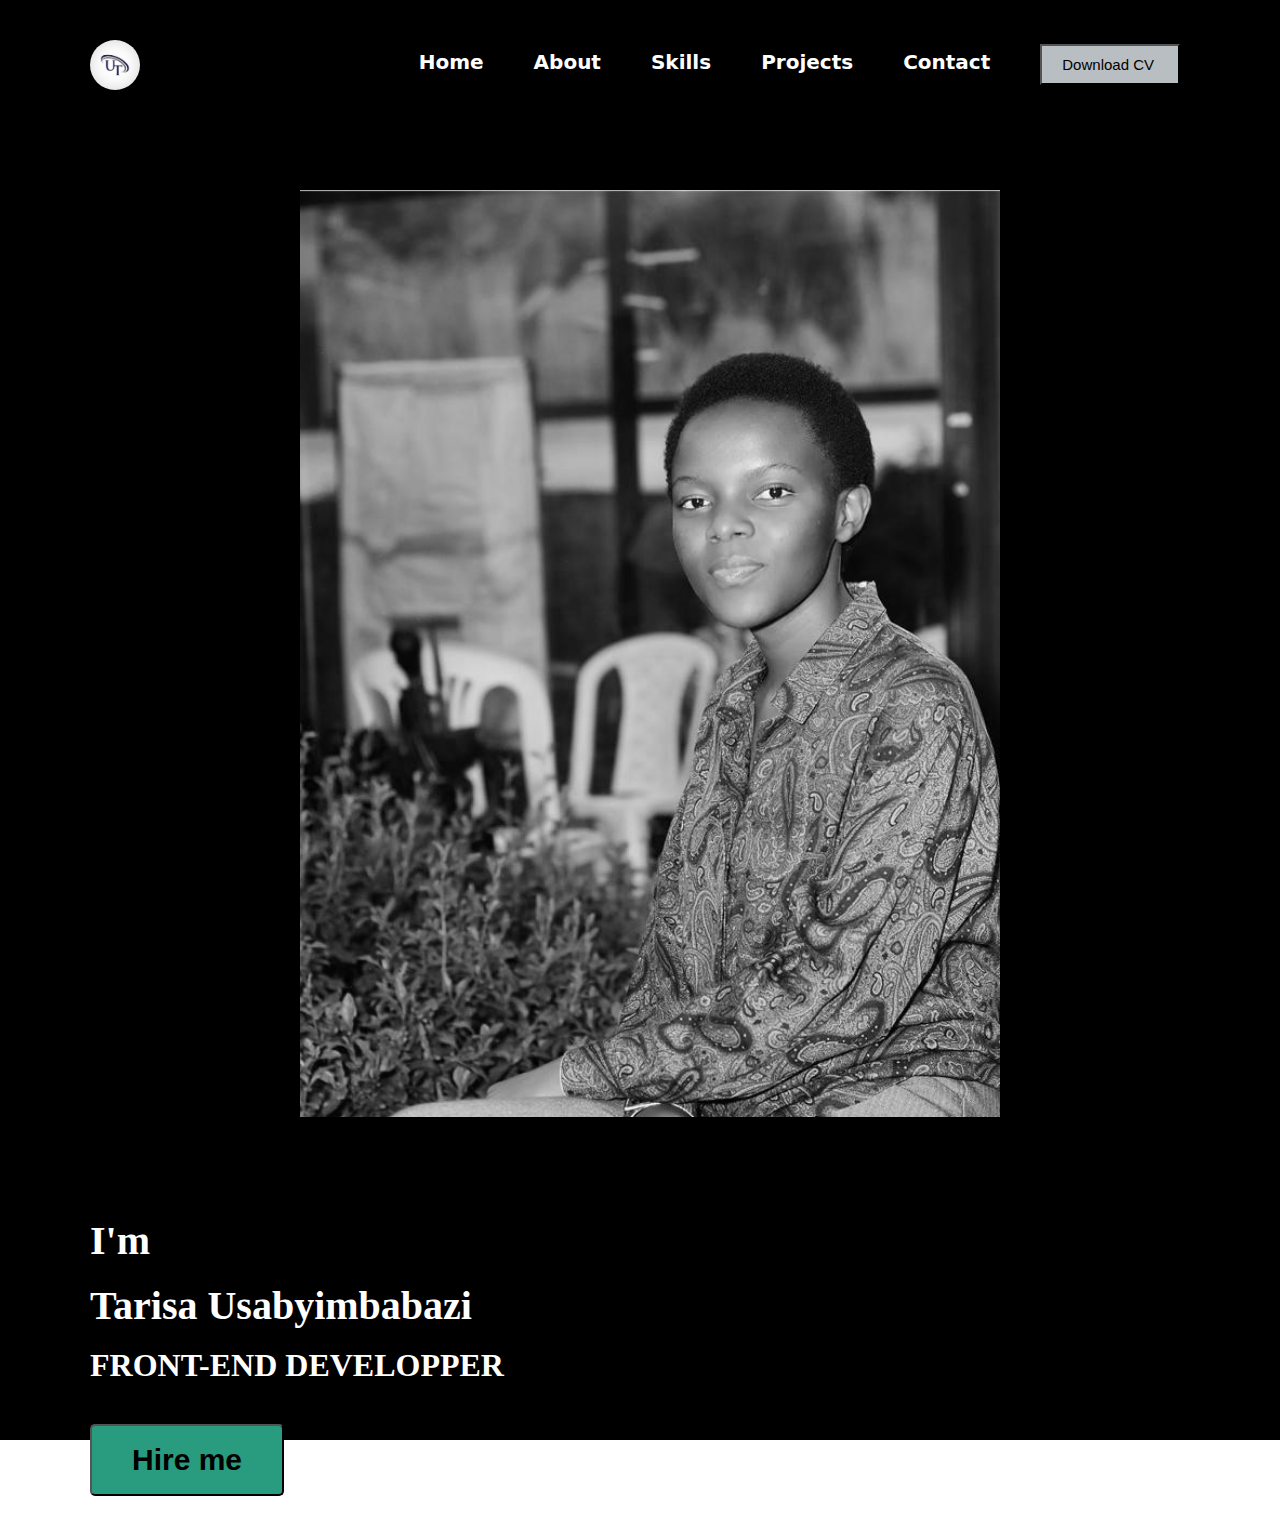
<file: index.html>
<!DOCTYPE html>
<html lang="en">
<head>
    <meta charset="UTF-8">
    <meta http-equiv="X-UA-Compatible" content="IE=edge">
    <meta name="viewport" content="width=device-width, initial-scale=1.0">
<link rel="stylesheet" href="./css/index.css">
    <link rel="stylesheet" href="font-family: 'Cinzel', serif;
    font-family: 'Cormorant Garamond', serif;
    font-family: 'Lato', sans-serif;
    font-family: 'Roboto', sans-serif;
    font-family: 'Sarabun', sans-serif;">
    <link rel="stylesheet" href="http://code.ionicframework.com/ionicons/2.0.1/css/ionicons.min.css">
    <title>Portfolio</title>
</head>
<body>
    
<div class="home-container">
<div class="navbar">
   <img src="./images/download.jfif" alt="">

<ul>
<li><a href="/index.html">Home</a></li>
<li><a href="/about.html">About</a></li>
<li><a href="/skills.html">Skills</a></li>
<li><a href="/project.html">Projects</a></li>
<li><a href="/contact.html">Contact</a></li>
<div class="button1"><button><a href="https://drive.google.com/drive/u/0/my-drive">Download CV<span class="ion-android-download"></span></a></button></div>
</ul>

</div>

<div class="homepage">
    <img src="./images/20230310_121529.jpg" alt="">
        <h3>I'm</h3><br>
        <h2>Tarisa Usabyimbabazi</h2><br>
        <h1>FRONT-END DEVELOPPER</h1>
<div class="button2"> <a href=""><button>Hire me</a></button></div>
</div>


























</div>
</body>
</html>
</file>
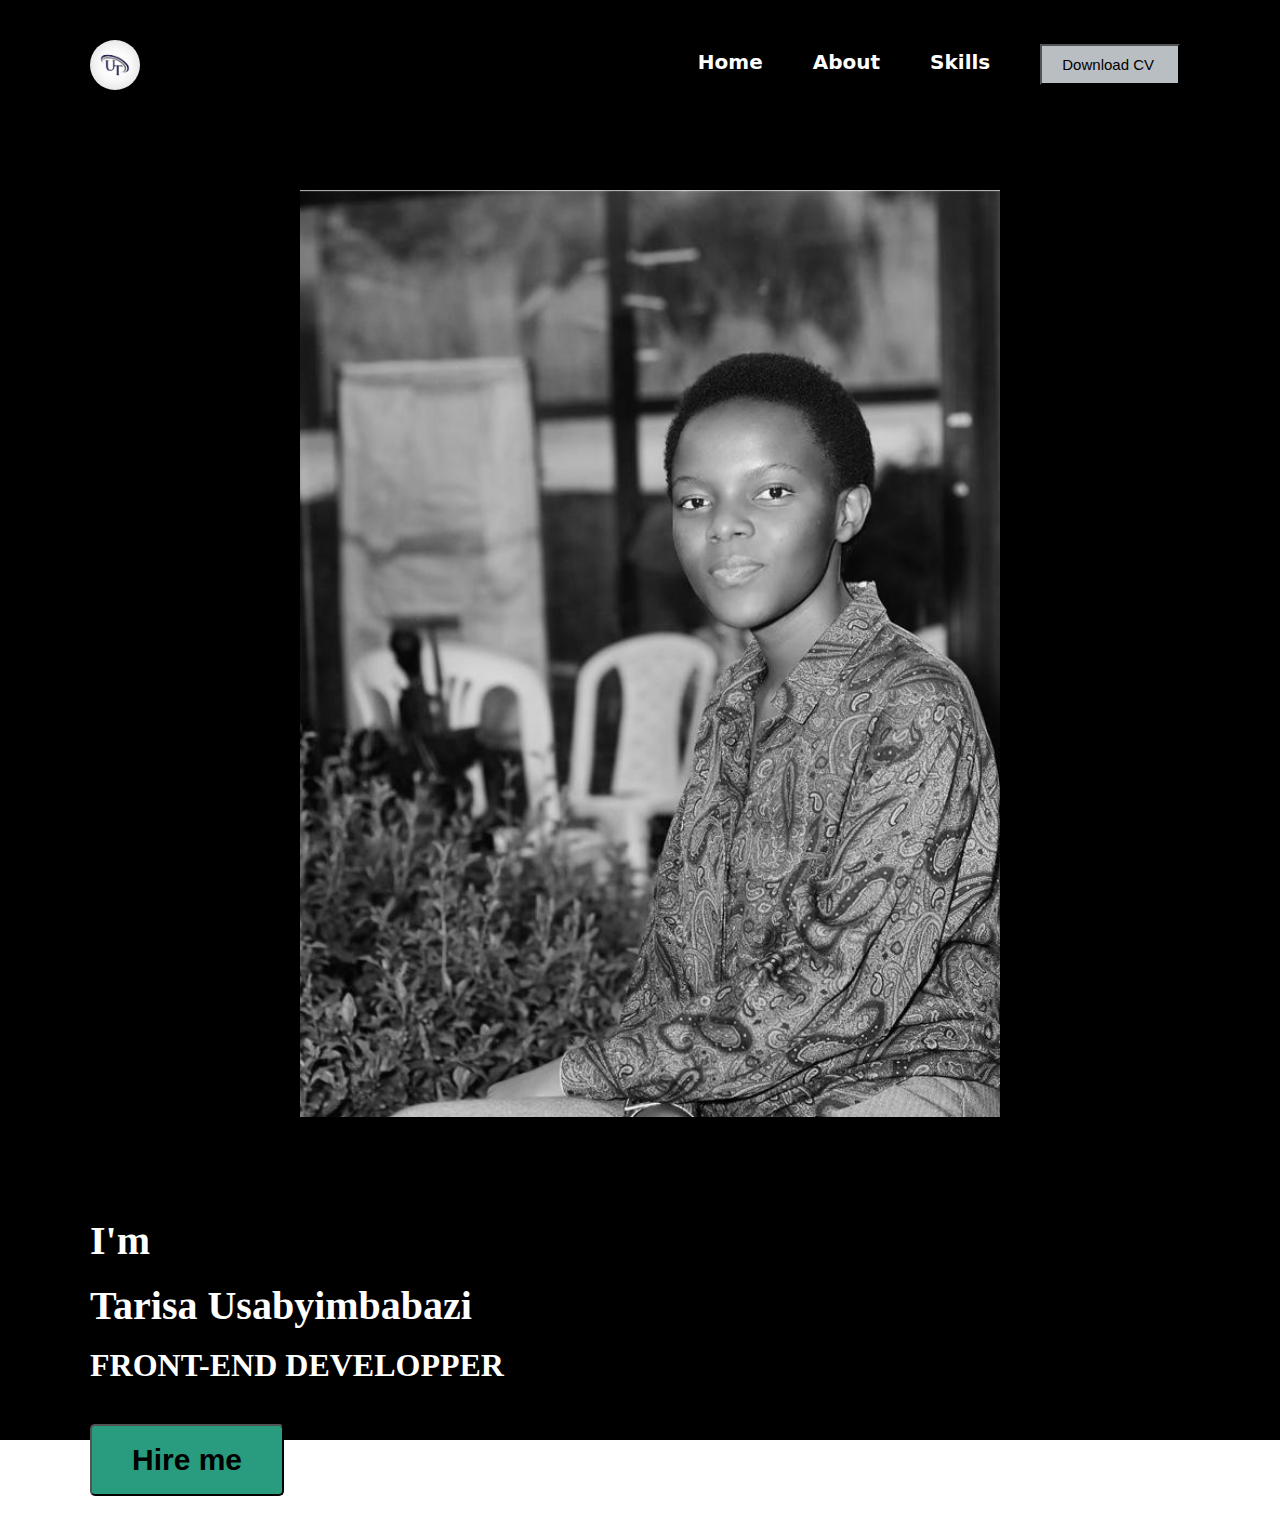
<file: html/index.html>
<!DOCTYPE html>
<html lang="en">
<head>
    <meta charset="UTF-8">
    <meta http-equiv="X-UA-Compatible" content="IE=edge">
    <meta name="viewport" content="width=device-width, initial-scale=1.0">
    <link rel="stylesheet" href="/css/index.css">
    <link rel="stylesheet" href="font-family: 'Cinzel', serif;
    font-family: 'Cormorant Garamond', serif;
    font-family: 'Lato', sans-serif;
    font-family: 'Roboto', sans-serif;
    font-family: 'Sarabun', sans-serif;">
    <link rel="stylesheet" href="http://code.ionicframework.com/ionicons/2.0.1/css/ionicons.min.css">
    <title>Portfolio</title>
</head>
<body>
    
<div class="home-container">
<div class="navbar">
   <img src="/images/download.jfif" alt="">

<ul>
<li><a href="">Home</a></li>
<li><a href="/html/about.html">About</a></li>
<li><a href="/html/skills.html">Skills</a></li>
<!-- <li><a href="">Projects</a></li> -->
<div class="button1"><button><a href="https://drive.google.com/drive/u/0/my-drive">Download CV<span class="ion-android-download"></span></a></button></div>
</ul>

</div>

<div class="homepage">
    <img src="/images/20230310_121529.jpg" alt="">
        <h3>I'm</h3><br>
        <h2>Tarisa Usabyimbabazi</h2><br>
        <h1>FRONT-END DEVELOPPER</h1>
<div class="button2"> <a href=""><button>Hire me</a></button></div>
</div>


























</div>
</body>
</html>
</file>
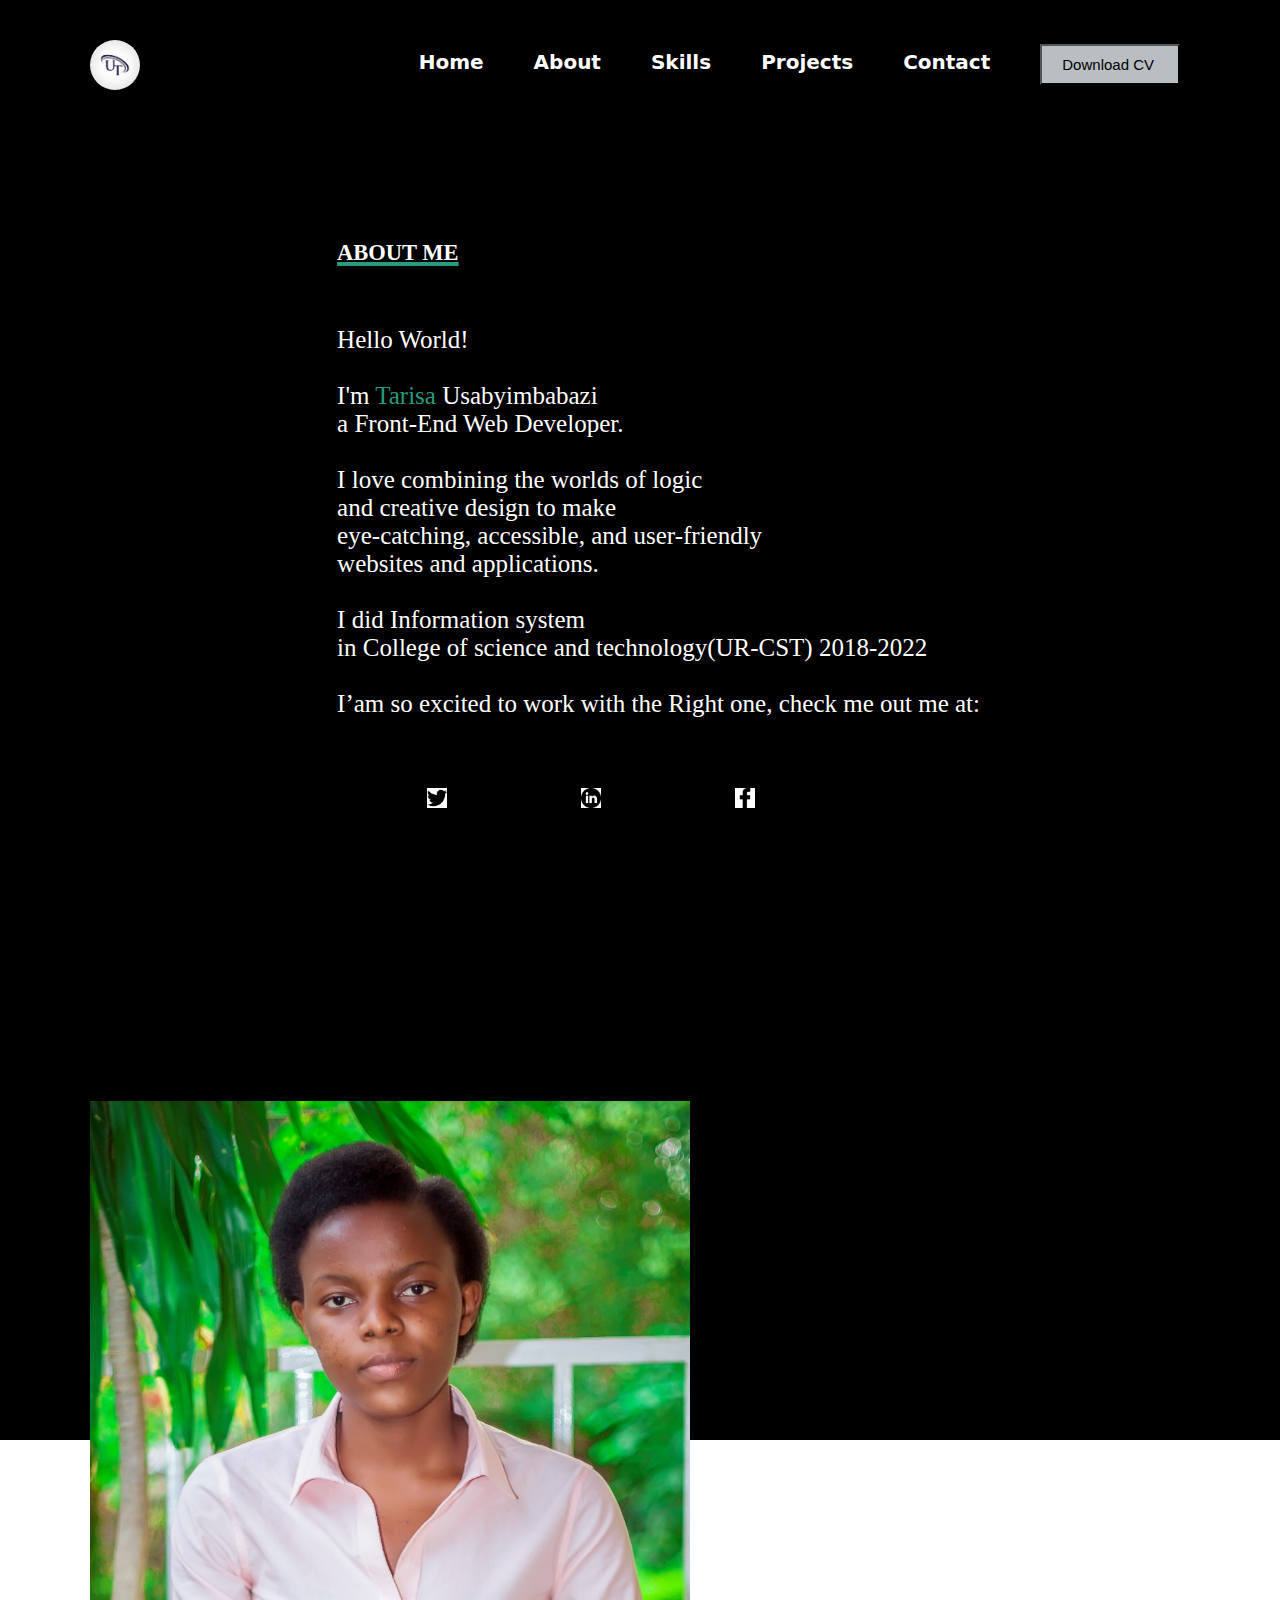
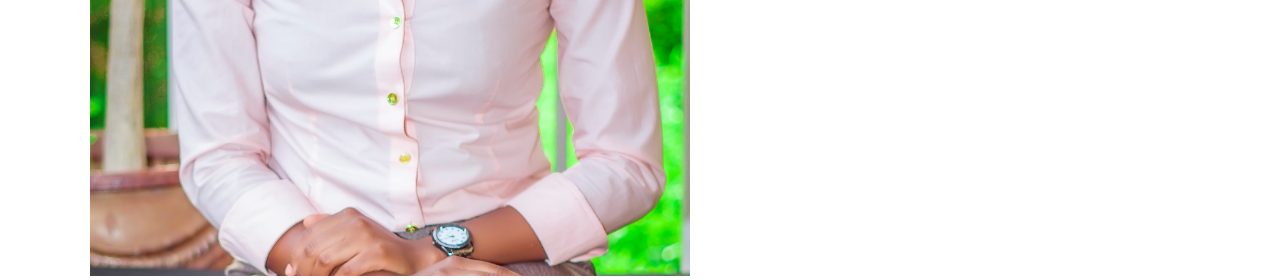
<file: about.html>
<!DOCTYPE html>
<html lang="en">
<head>
    <meta charset="UTF-8">
    <meta http-equiv="X-UA-Compatible" content="IE=edge">
    <meta name="viewport" content="width=device-width, initial-scale=1.0">
    <link rel="stylesheet" href="/css/about.css">
    <link rel="stylesheet" href="font-family: 'Cinzel', serif;
    font-family: 'Cormorant Garamond', serif;
    font-family: 'Lato', sans-serif;
    font-family: 'Roboto', sans-serif;
    font-family: 'Sarabun', sans-serif;">
    <link rel="stylesheet" href="http://code.ionicframework.com/ionicons/2.0.1/css/ionicons.min.css">
    <title>About us</title>
</head>
<body>
    
<div class="home-container">
    <div class="navbar">
       <img src="/images/download.jfif" alt="">
    
    <ul>
    <li><a href="/index.html">Home</a></li>
    <li><a href="/about.html">About</a></li>
    <li><a href="/skills.html">Skills</a></li>
    <li><a href="/project.html">Projects</a></li>
    <li><a href="/contact.html">Contact</a></li>
    <div class="button1"><button><a href="https://drive.google.com/drive/u/0/my-drive">Download CV<span class="ion-android-download"></span></a></button></div>
    </ul>
    </div> 
    

<div class="about">
<div class="paragraph">
    <h2>ABOUT ME</h2>
    
    <p>Hello World! <br><br> I'm <span> Tarisa</span> Usabyimbabazi <br> 
        a Front-End Web Developer. <br><br>
        
        I love combining the worlds of logic <br>
         and 
        creative design to make <br>
         eye-catching, accessible, and user-friendly <br>
        websites and applications. <br><br>
        I did Information system <br> in College of science and technology(UR-CST) 2018-2022 <br><br>
        
        I’am so excited to work with the Right one, 
        check me out me at:</p>
       <div class="image-container">
        <a href=""><img src="/images/download (3).png" alt=""></a>
        <a href=""><img src="/images/download (2).png" alt=""></a>
        <a href=""><img src="/images/download (4).png" alt=""></a></div>
</div>
<div class="image">
    <img src="/images/IMG_2433.jpg" alt="">
</div></div>


    </div>














    </div>
</body>
</html>
</file>
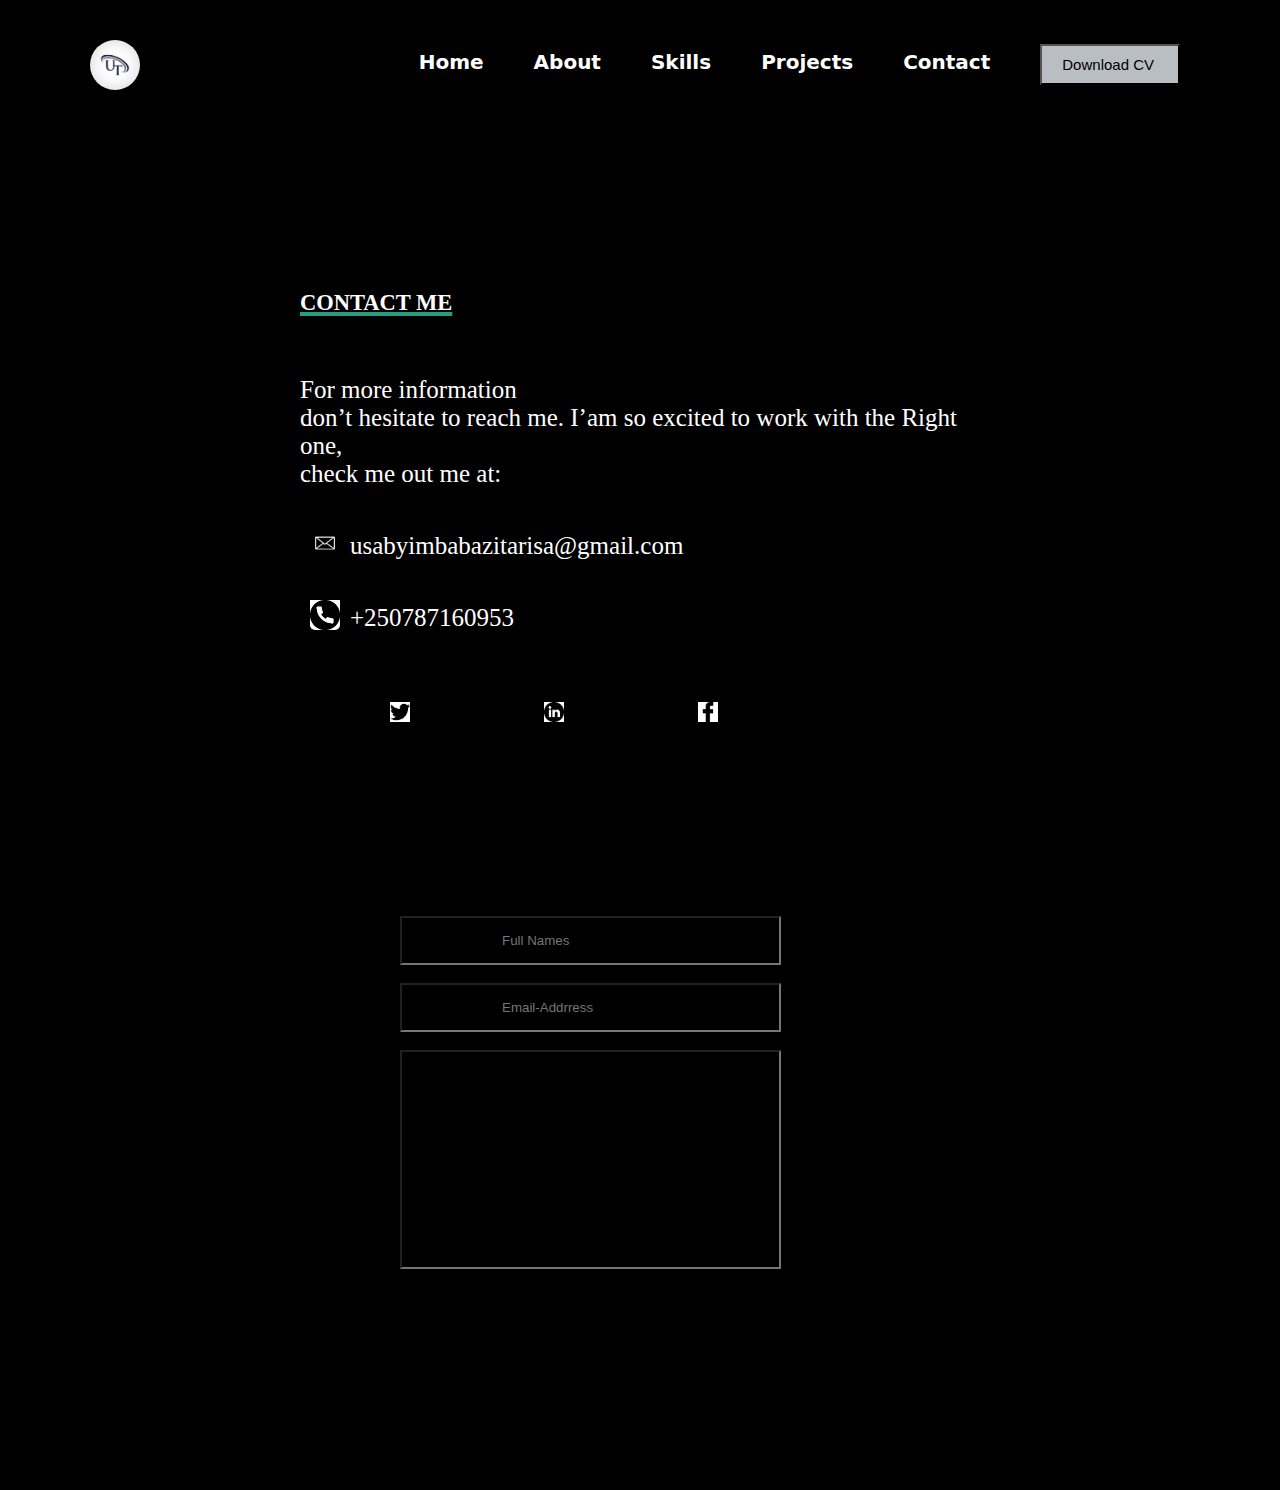
<file: contact.html>
<!DOCTYPE html>
<html lang="en">
<head>
    <meta charset="UTF-8">
    <meta http-equiv="X-UA-Compatible" content="IE=edge">
    <meta name="viewport" content="width=device-width, initial-scale=1.0">
    <link rel="stylesheet" href="./css/about.css">
    <link rel="stylesheet" href="./css/contact.css">
    <link rel="stylesheet" href="font-family: 'Cinzel', serif;
    font-family: 'Cormorant Garamond', serif;
    font-family: 'Lato', sans-serif;
    font-family: 'Roboto', sans-serif;
    font-family: 'Sarabun', sans-serif;">
    <link rel="stylesheet" href="http://code.ionicframework.com/ionicons/2.0.1/css/ionicons.min.css">
    <title>Contact</title>
</head>
<body>
    
<div class="home-container">
    <div class="navbar">
       <img src="/images/download.jfif" alt="">
    
    <ul>
    <li><a href="./index.html">Home</a></li>
    <li><a href="./about.html">About</a></li>
    <li><a href="./skills.html">Skills</a></li>
    <li><a href="/project.html">Projects</a></li>
    <li><a href="/contact.html">Contact</a></li>
    <div class="button1"><button><a href="https://drive.google.com/drive/u/0/my-drive">Download CV<span class="ion-android-download"></span></a></button></div>
    </ul>
    </div> 
    

<div class="about">
<div class="paragraph">
    <h2>CONTACT ME</h2>
    
    <p>For more information <br> don’t hesitate
        to reach me.
        
     
        
        I’am so excited to work with the Right one, <br>
        check me out me at:</p>

        <div class="mail">
<a href=""><img src="/images/email-icon--clipart-best-22.png" alt=""></a><p>usabyimbabazitarisa@gmail.com</p>
<a href=""><img src="/images/phone.png" alt=""></a><p>+250787160953</p>
    </div>



       <div class="image-container">
        <a href=""><img src="/images/download (3).png" alt=""></a>
        <a href=""><img src="/images/download (2).png" alt=""></a>
        <a href=""><img src="/images/download (4).png" alt=""></a></div>
</div>
<div class="contact">
   
    <input type="text" placeholder="Full Names" required ><br><br>
    <input type="text" placeholder="Email-Addrress" required><br><br>
    <div class="inp">
    <input type="text" ></div></div>

</div>



</div>


    </div>














    </div>
</body>
</html>
</file>
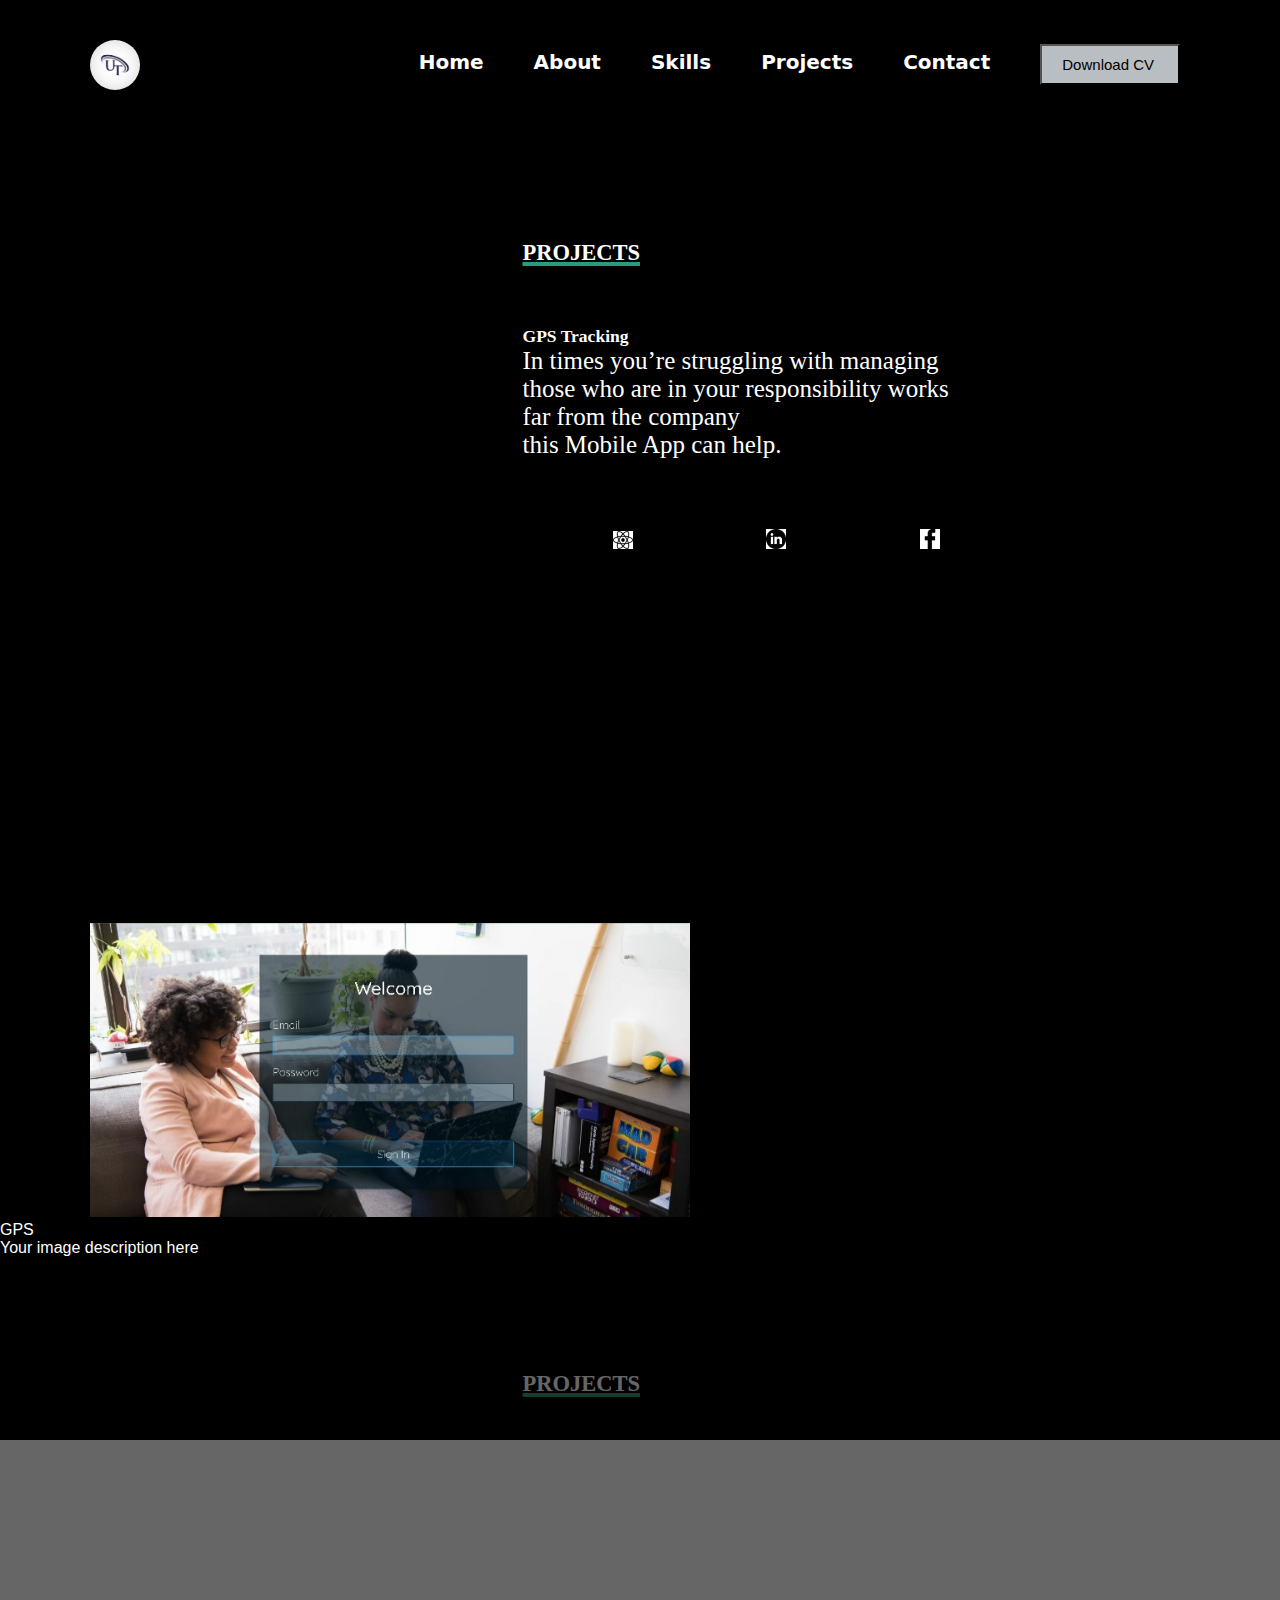
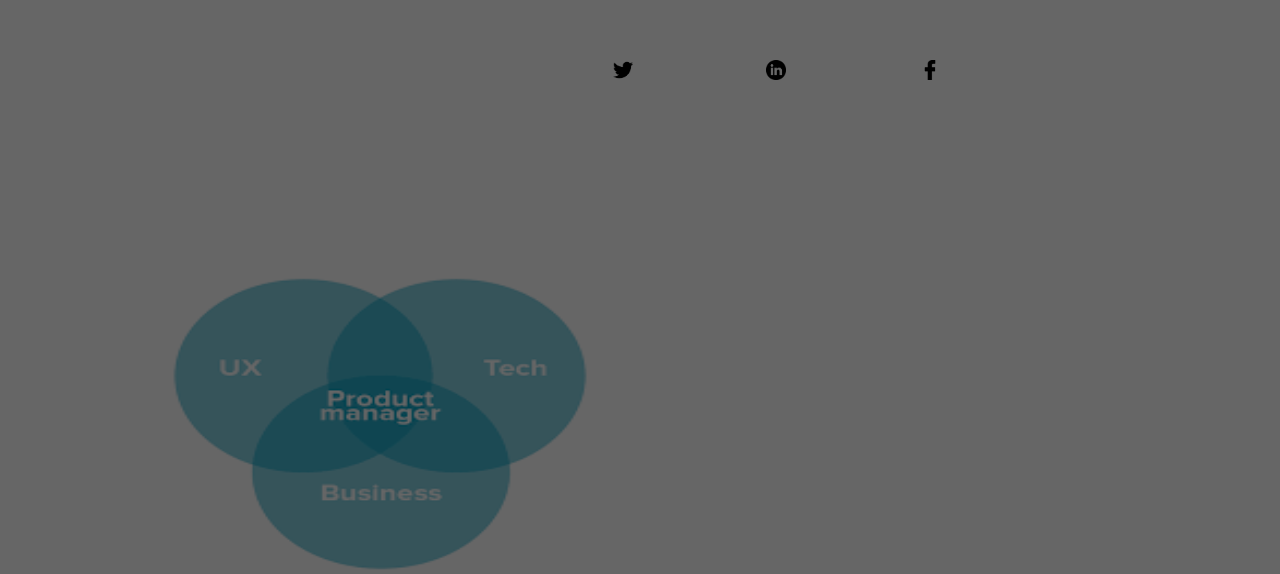
<file: project.html>
<!DOCTYPE html>
<html lang="en">
<head>
    <meta charset="UTF-8">
    <meta http-equiv="X-UA-Compatible" content="IE=edge">
    <meta name="viewport" content="width=device-width, initial-scale=1.0">
    <link rel="stylesheet" href="/css/about.css">
    <link rel="stylesheet" href="/css/project.css">
    <link rel="stylesheet" href="font-family: 'Cinzel', serif;
    font-family: 'Cormorant Garamond', serif;
    font-family: 'Lato', sans-serif;
    font-family: 'Roboto', sans-serif;
    font-family: 'Sarabun', sans-serif;">
    <link rel="stylesheet" href="http://code.ionicframework.com/ionicons/2.0.1/css/ionicons.min.css">
    <title>PROJECTS</title>
</head>
<body>
    
<div class="home-container">
    <div class="navbar">
       <img src="/images/download.jfif" alt="">
    
    <ul>
    <li><a href="/index.html">Home</a></li>
    <li><a href="/about.html">About</a></li>
    <li><a href="/skills.html">Skills</a></li>
    <li><a href="/project.html">Projects</a></li>
    <li><a href="/contact.html">Contact</a></li>
    <div class="button1"><button><a href="https://drive.google.com/drive/u/0/my-drive">Download CV<span class="ion-android-download"></span></a></button></div>
    </ul>
    </div> 
    

<div class="about">
<div class="paragraph">
    <h2>PROJECTS</h2>
    <h3>GPS Tracking</h3>
    <p>In times you’re struggling with managing <br>
    those who are in your responsibility works <br>
    far from the company <br>
    this Mobile App can help.</p>
        
   
       <div class="image-container">
        <a href=""><img src="/images/download (1).png" alt=""></a>
        <a href=""><img src="/images/download (2).png" alt=""></a>
        <a href=""><img src="/images/download (4).png" alt=""></a></div>
</div>
<div class="image">
    <img src="/images/20230302_154439.jpg" alt="">
</div>


<div class="paragraph">
    <h2>PROJECTS</h2>
    <h3>SPMS</h3>
    <p>In times you’re struggling with managing <br>
        those who are in your responsibility works <br>
        far from the company <br>
        this Mobile App can help. </p>
        
   
       <div class="image-container">
        <a href=""><img src="/images/download (3).png" alt=""></a>
        <a href=""><img src="/images/download (2).png" alt=""></a>
        <a href=""><img src="/images/download (4).png" alt=""></a></div>
</div>
<div class="image1">
    <img class="one" src="/images/download (6).png" alt="">
    <div class="image-overlay">
    <div class="image-title">GPS</div>
       <p class="description"> Your image description here</p></div>
      </div>
</div>
</div>


    </div>














    </div>
</body>
</html>
</file>
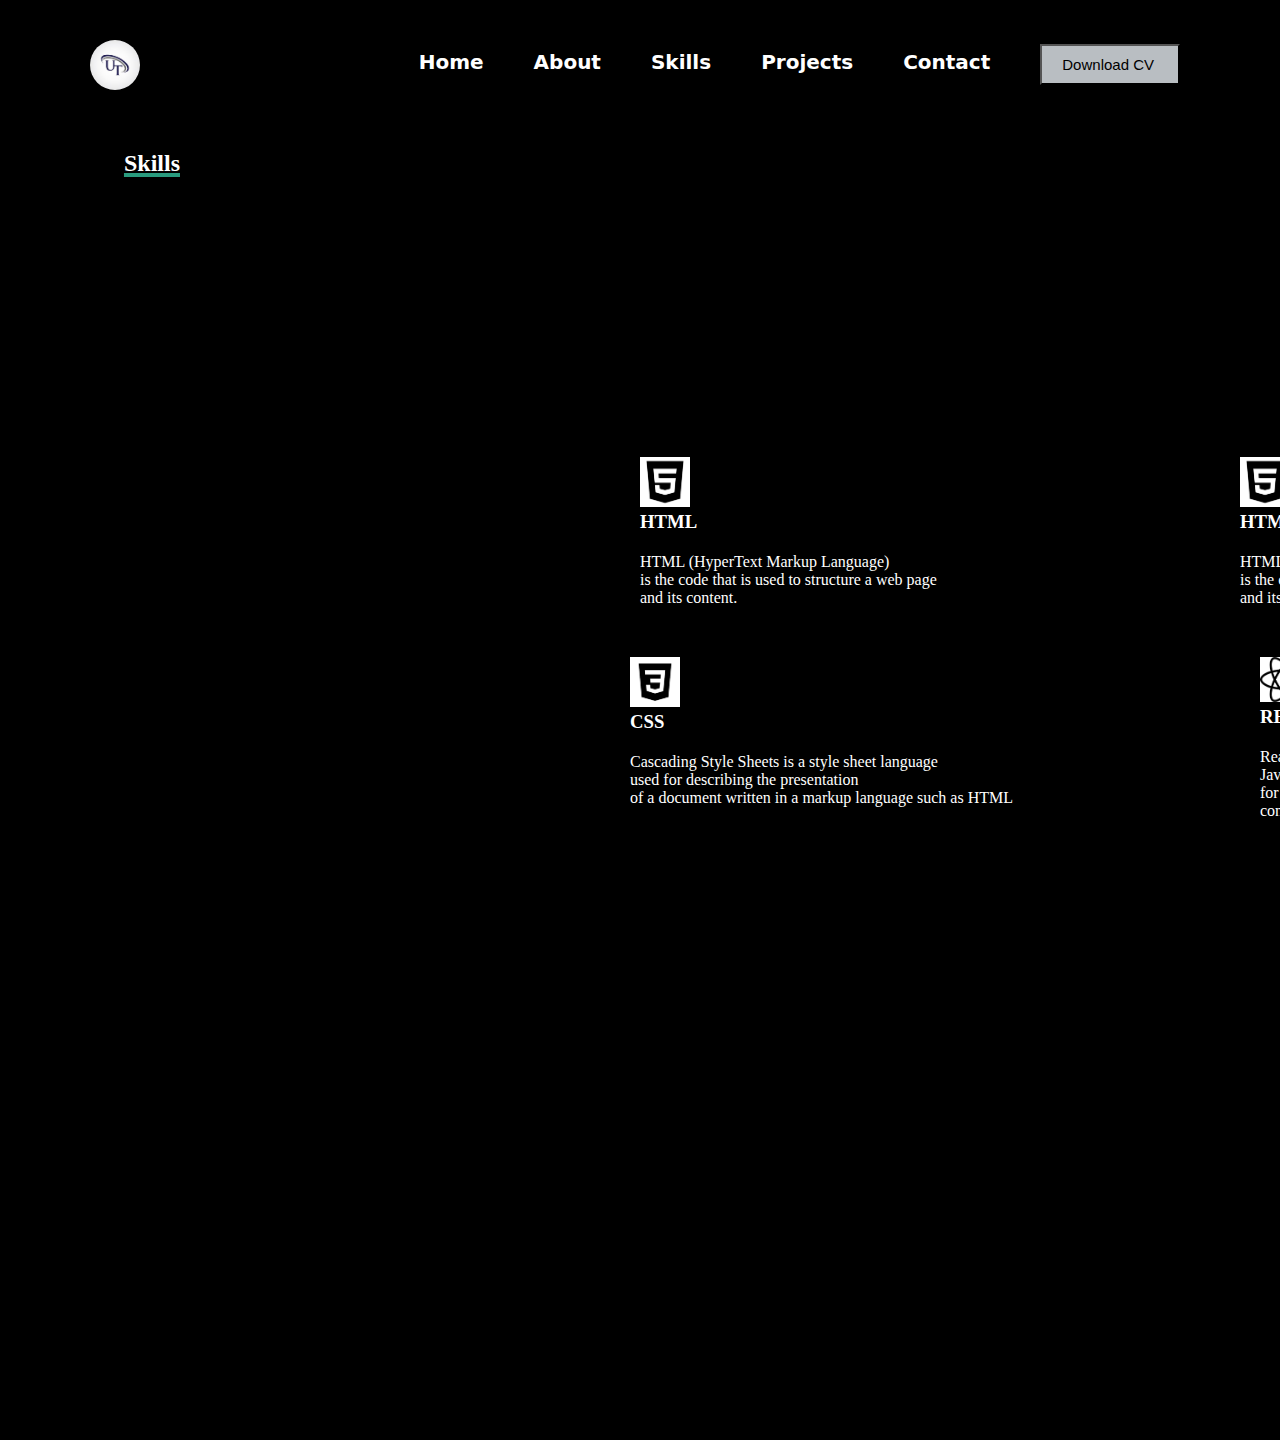
<file: skills.html>
<!DOCTYPE html>
<html lang="en">
<head>
    <meta charset="UTF-8">
    <meta http-equiv="X-UA-Compatible" content="IE=edge">
    <meta name="viewport" content="width=device-width, initial-scale=1.0">
    <link rel="stylesheet" href="/css/skills.css">
    <link rel="stylesheet" href="font-family: 'Cinzel', serif;
    font-family: 'Cormorant Garamond', serif;
    font-family: 'Lato', sans-serif;
    font-family: 'Roboto', sans-serif;
    font-family: 'Sarabun', sans-serif;">
    <link rel="stylesheet" href="http://code.ionicframework.com/ionicons/2.0.1/css/ionicons.min.css">
   
    <title>skills</title>
</head>
<body>
    
    <div class="home-container">
        <div class="navbar">
           <img src="/images/download.jfif" alt="">
        
        <ul>
        <li><a href="/index.html">Home</a></li>
        <li><a href="/about.html">About</a></li>
        <li><a href="/skills.html">Skills</a></li>
        <li><a href="/project.html">Projects</a></li>
        <li><a href="/contact.html">Contact</a></li>
        <div class="button1"><button><a href="https://drive.google.com/drive/u/0/my-drive">Download CV<span class="ion-android-download"></span></a></button></div>
        </ul>
        </div>

 <div class="Skills">
<div class="contain">
    <h2>Skills</h2>
</div>

<div class="image-container">
    <div class="one">
    <img src="/images/download.png" alt="">
    <h3>HTML</h3>
    <p>HTML (HyperText Markup Language) <br>
        is the code that is used to structure 
       a web page and its content.</p></div>
       <div class="one1">
        <img src="/images/download.png" alt="">
        <h3>HTML</h3>
        <p>HTML (HyperText Markup Language) <br>
            is the code that is used to structure 
           a web page and its content.</p></div></div>
           <div class="imge-container">
       <div class="two">
   <img src="/images/images (2).png" alt="">
    <h3>CSS</h3>
    <p>Cascading Style Sheets  is a style sheet language <br>
        used for describing the presentation <br> of a document
        written in a markup language such as HTML</p></div>
        <div class="three">
   <img src="/images/download (1).png" alt="">
    <h3>REACT</h3>
<p>React is a free and open-source
    front-end JavaScript library <br> for
    building user interfaces based 
   on components.</p></div></div></div>
</div>
</body>
</html>
</file>
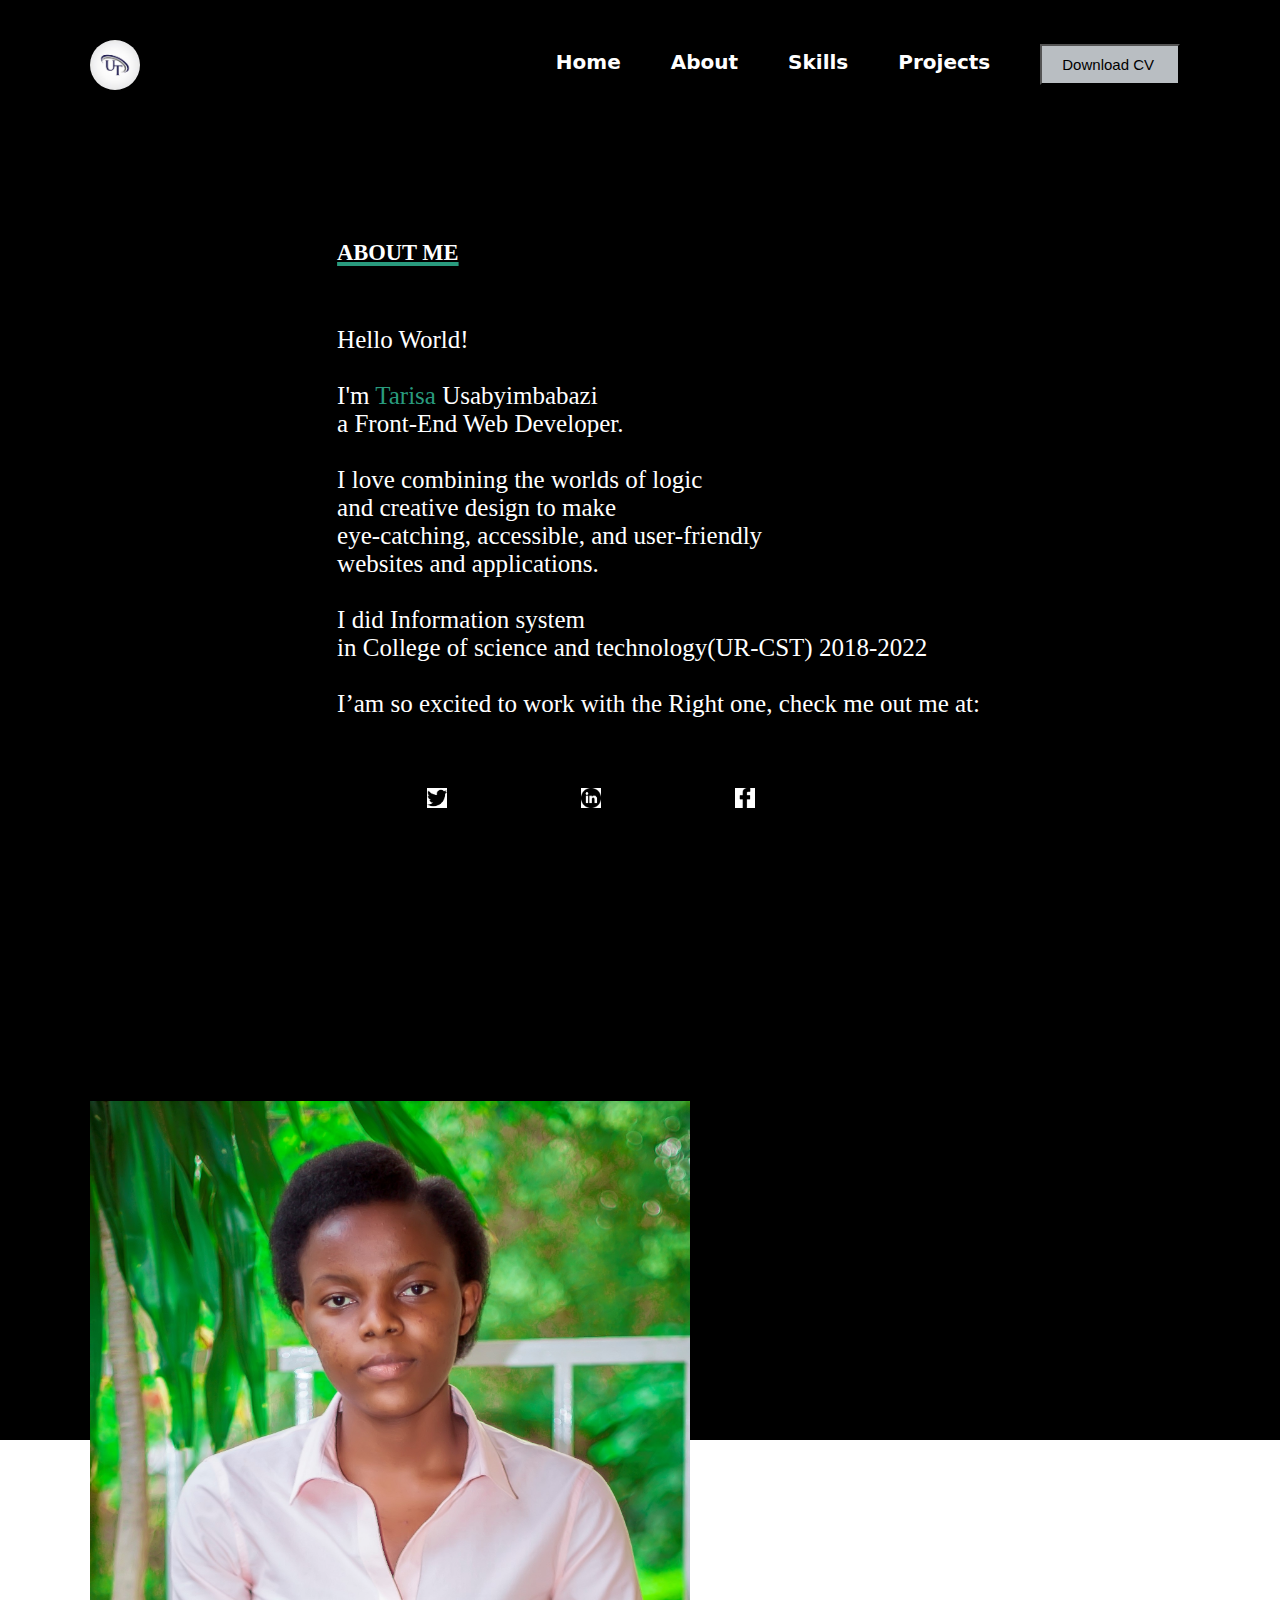
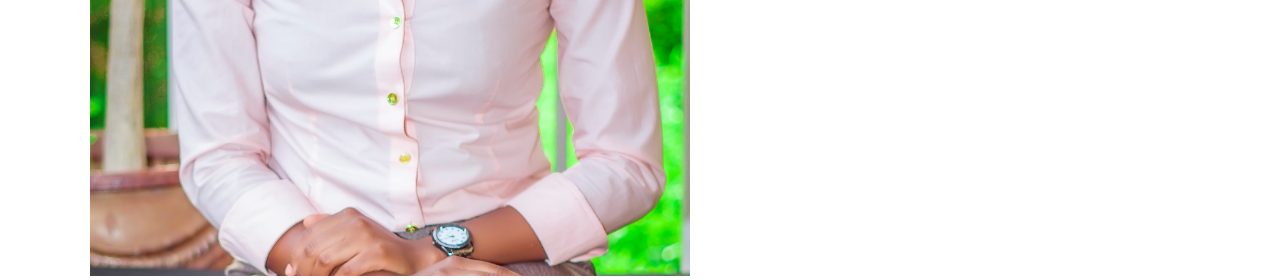
<file: html/about.html>
<!DOCTYPE html>
<html lang="en">
<head>
    <meta charset="UTF-8">
    <meta http-equiv="X-UA-Compatible" content="IE=edge">
    <meta name="viewport" content="width=device-width, initial-scale=1.0">
    <link rel="stylesheet" href="/css/about.css">
    <link rel="stylesheet" href="font-family: 'Cinzel', serif;
    font-family: 'Cormorant Garamond', serif;
    font-family: 'Lato', sans-serif;
    font-family: 'Roboto', sans-serif;
    font-family: 'Sarabun', sans-serif;">
    <link rel="stylesheet" href="http://code.ionicframework.com/ionicons/2.0.1/css/ionicons.min.css">
    <title>About us</title>
</head>
<body>
    
<div class="home-container">
    <div class="navbar">
       <img src="/images/download.jfif" alt="">
    
    <ul>
    <li><a href="/index.html">Home</a></li>
    <li><a href="/html/about.html">About</a></li>
    <li><a href="/html/skills.html">Skills</a></li>
    <li><a href="">Projects</a></li>
    <div class="button1"><button><a href="https://drive.google.com/drive/u/0/my-drive">Download CV<span class="ion-android-download"></span></a></button></div>
    </ul>
    </div> 
    

<div class="about">
<div class="paragraph">
    <h2>ABOUT ME</h2>
    
    <p>Hello World! <br><br> I'm <span> Tarisa</span> Usabyimbabazi <br> 
        a Front-End Web Developer. <br><br>
        
        I love combining the worlds of logic <br>
         and 
        creative design to make <br>
         eye-catching, accessible, and user-friendly <br>
        websites and applications. <br><br>
        I did Information system <br> in College of science and technology(UR-CST) 2018-2022 <br><br>
        
        I’am so excited to work with the Right one, 
        check me out me at:</p>
       <div class="image-container">
        <a href=""><img src="/images/download (3).png" alt=""></a>
        <a href=""><img src="/images/download (2).png" alt=""></a>
        <a href=""><img src="/images/download (4).png" alt=""></a></div>
</div>
<div class="image">
    <img src="/images/IMG_2433.jpg" alt="">
</div></div>


    </div>














    </div>
</body>
</html>
</file>
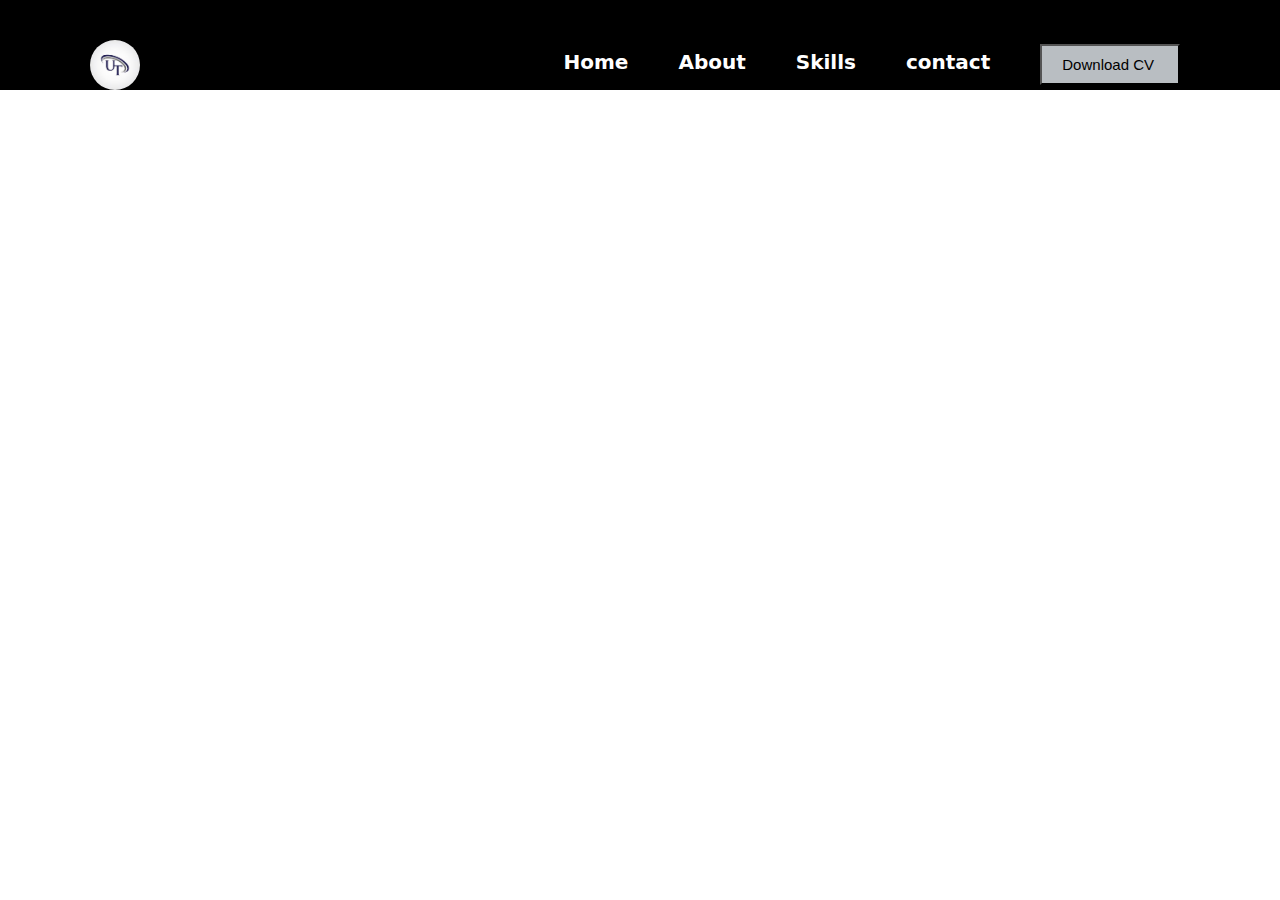
<file: html/contact.html>
<!DOCTYPE html>
<html lang="en">
<head>
    <meta charset="UTF-8">
    <meta http-equiv="X-UA-Compatible" content="IE=edge">
    <meta name="viewport" content="width=device-width, initial-scale=1.0">
   
    <link rel="stylesheet" href="/css/index.css">
    <link rel="stylesheet" href="font-family: 'Cinzel', serif;
    font-family: 'Cormorant Garamond', serif;
    font-family: 'Lato', sans-serif;
    font-family: 'Roboto', sans-serif;
    font-family: 'Sarabun', sans-serif;">
    <link rel="stylesheet" href="http://code.ionicframework.com/ionicons/2.0.1/css/ionicons.min.css">
    <title>About us</title>
</head>
<body>
    
<div class="home-container">
    <div class="navbar">
       <img src="/images/download.jfif" alt="">
    
    <ul>
    <li><a href="/html/index.html">Home</a></li>
    <li><a href="/html/about.html">About</a></li>
    <li><a href="/html/skills.html">Skills</a></li>
    <li><a href="/html/contact.html">contact</a></li>
    <div class="button1"><button><a href="https://drive.google.com/drive/u/0/my-drive">Download CV<span class="ion-android-download"></span></a></button></div>
    </ul>
    </div>
</file>
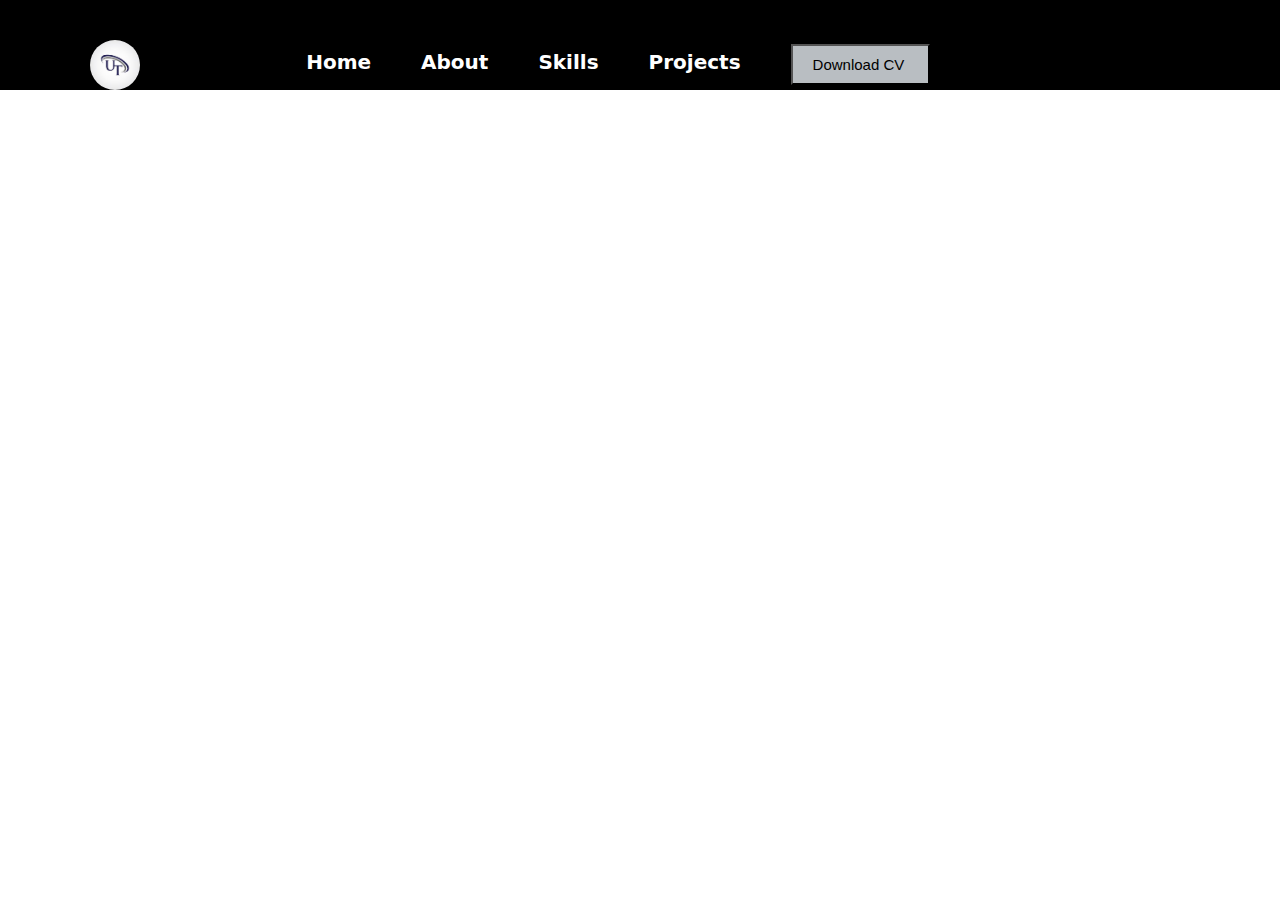
<file: html/project.html>
<!DOCTYPE html>
<html lang="en">
<head>
    <meta charset="UTF-8">
    <meta http-equiv="X-UA-Compatible" content="IE=edge">
    <meta name="viewport" content="width=device-width, initial-scale=1.0">
    <link rel="stylesheet" href="/css/index.css">
    <link rel="stylesheet" href="font-family: 'Cinzel', serif;
    font-family: 'Cormorant Garamond', serif;
    font-family: 'Lato', sans-serif;
    font-family: 'Roboto', sans-serif;
    font-family: 'Sarabun', sans-serif;">
    <link rel="stylesheet" href="http://code.ionicframework.com/ionicons/2.0.1/css/ionicons.min.css">
    <title>Portfolio</title>
</head>
<body>
    
<div class="home-container">
<div class="navbar">
   <img src="/images/download.jfif" alt="">

<ul>
<li><a href="">Home</a></li>
<li><a href="/html/about.html">About</a></li>
<li><a href="/html/skills.html">Skills</a></li>
<li><a href="/html/project.html">Projects</a></li>
<div class="button1"><button><a href="https://drive.google.com/drive/u/0/my-drive">Download CV<span class="ion-android-download"></span></a></button></div>
</ul>
<div class="project">

    <h2>Projects</h2>

</div>











</body></html>
</file>
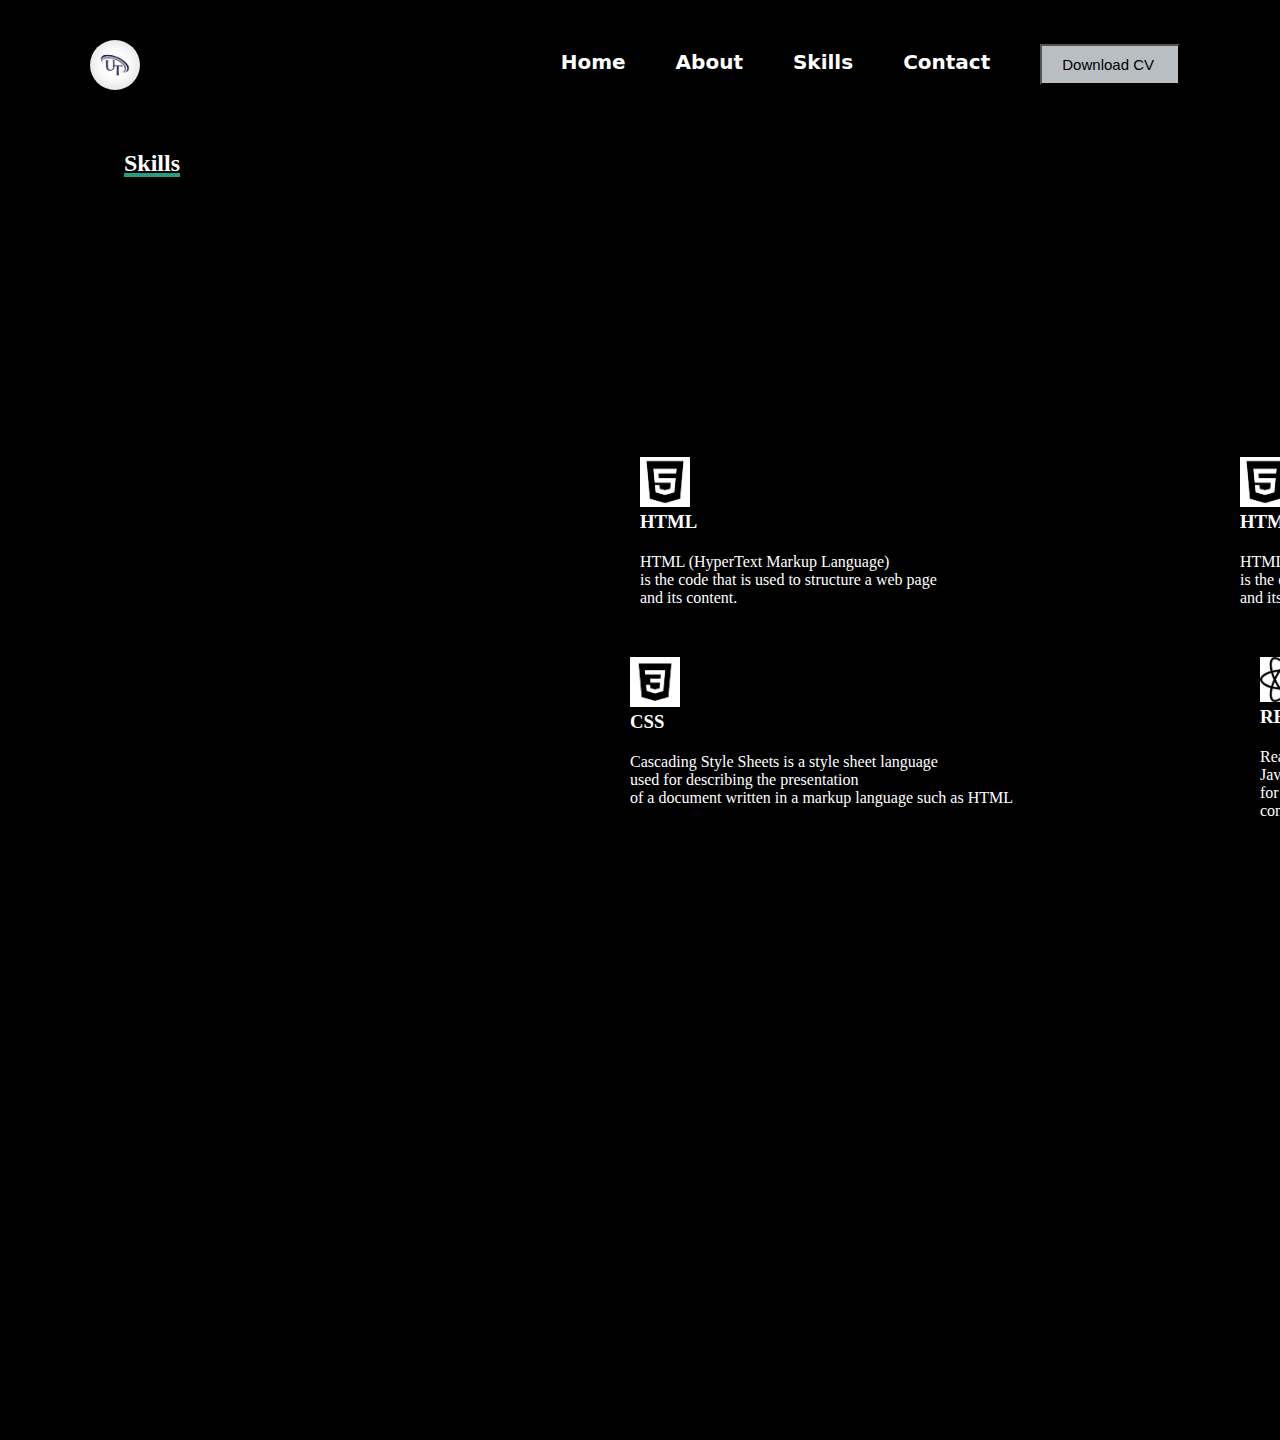
<file: html/skills.html>
<!DOCTYPE html>
<html lang="en">
<head>
    <meta charset="UTF-8">
    <meta http-equiv="X-UA-Compatible" content="IE=edge">
    <meta name="viewport" content="width=device-width, initial-scale=1.0">
    <link rel="stylesheet" href="/css/skills.css">
    <link rel="stylesheet" href="font-family: 'Cinzel', serif;
    font-family: 'Cormorant Garamond', serif;
    font-family: 'Lato', sans-serif;
    font-family: 'Roboto', sans-serif;
    font-family: 'Sarabun', sans-serif;">
    <link rel="stylesheet" href="http://code.ionicframework.com/ionicons/2.0.1/css/ionicons.min.css">
   
    <title>skills</title>
</head>
<body>
    
    <div class="home-container">
        <div class="navbar">
           <img src="/images/download.jfif" alt="">
        
        <ul>
        <li><a href="/index.html">Home</a></li>
        <li><a href="/html/about.html">About</a></li>
        <li><a href="/html/skills.html">Skills</a></li>
        <li><a href="/html/project.html">Contact</a></li>
        <div class="button1"><button><a href="https://drive.google.com/drive/u/0/my-drive">Download CV<span class="ion-android-download"></span></a></button></div>
        </ul>
        </div>

 <div class="Skills">
<div class="contain">
    <h2>Skills</h2>
</div>

<div class="image-container">
    <div class="one">
    <img src="/images/download.png" alt="">
    <h3>HTML</h3>
    <p>HTML (HyperText Markup Language) <br>
        is the code that is used to structure 
       a web page and its content.</p></div>
       <div class="one1">
        <img src="/images/download.png" alt="">
        <h3>HTML</h3>
        <p>HTML (HyperText Markup Language) <br>
            is the code that is used to structure 
           a web page and its content.</p></div></div>
           <div class="imge-container">
       <div class="two">
   <img src="/images/images (2).png" alt="">
    <h3>CSS</h3>
    <p>Cascading Style Sheets  is a style sheet language <br>
        used for describing the presentation <br> of a document
        written in a markup language such as HTML</p></div>
        <div class="three">
   <img src="/images/download (1).png" alt="">
    <h3>REACT</h3>
<p>React is a free and open-source
    front-end JavaScript library <br> for
    building user interfaces based 
   on components.</p></div></div></div>
</div>
</body>
</html>
</file>
<file: css/index.css>
*{
    padding: 0;
    margin: 0;
}
 .home-container{
    height: 10px;
 }
.navbar{
    display: flex;
   justify-content: space-between;
  padding-top: 40px;
   background-color: black;
}
.navbar img{
    margin-left: 90px;
    border-radius: 100px;
    width: 50px;
}
.navbar ul{
    gap: 50px;
   list-style: none;
    margin-right: 100px;
    display: flex;
    color: white;
    padding-top: 10px;
}
.navbar li{
    font-size: 20px;
    font-family: system-ui, -apple-system, BlinkMacSystemFont, 'Segoe UI', Roboto, Oxygen, Ubuntu, Cantarell, 'Open Sans', 'Helvetica Neue', sans-serif;
font-weight: bold;


}

.navbar li a{
    color: white;
    text-decoration: none;
}
.navbar li a:hover{
    color: azure ;
    text-decoration: underline rgb(41, 155, 126) 4px;
}

.button1 button{
    background-color: rgb(185, 190, 194);
    font-size: 15px;
    font-weight: 50px;
    margin-top: -20px;
    margin-top: -6px;
    padding: 10px 20px;

  
}
.button1 button a{
    color: black;
   text-decoration: none;
   
    }
.button1 button a:hover{
    color: white;
   
    }
.ion-android-download{
    padding-left: 4px;
}

.homepage{
  
background-color: black;
height: 150vh;
color: white;
   
   
}
.homepage img{
    width: 700px;
    float: right;
    margin: 100px 280px;
}
 h1 {
  
    margin-left: 90px;
}
.homepage h2 {
    margin-left: 90px;
    font-size: 40px;
}
h3 {
    padding-top: 200px;
    margin-left: 90px;
    font-size: 40px;
}
.button2 button{
    margin: 40px 90px;
    padding: 17px 40px;
    background-color: rgb(41, 155, 126) ;
    border-radius: 5px;
    font-weight: bold;
    font-size: 30px;

}
.button2 button a{
    text-decoration: none;
    color: black;
}
</file>
<file: css/about.css>
*{
    padding: 0;
    margin: 0;
}

.navbar{
    display: flex;
   justify-content: space-between;
  padding-top: 40px;
   background-color: black;
   
}
.navbar img{
    margin-left: 90px;
    border-radius: 100px;
    width: 50px;
}
.navbar ul{
    gap: 50px;
   list-style: none;
    margin-right: 100px;
    display: flex;
    color: white;
    padding-top: 10px;
}
.navbar li{
    font-size: 20px;
    font-family: system-ui, -apple-system, BlinkMacSystemFont, 'Segoe UI', Roboto, Oxygen, Ubuntu, Cantarell, 'Open Sans', 'Helvetica Neue', sans-serif;
font-weight: bold;
}

.navbar li a{
    color: white;
    text-decoration: none;
}
.navbar li a:hover{
    color: azure ;
    text-decoration: underline rgb(41, 155, 126) 4px;
}

.button1 button{
    background-color: rgb(185, 190, 194);
    font-size: 15px;
    font-weight: 50px;
    margin-top: -20px;
    margin-top: -6px;
    padding: 10px 20px;

  
}
.paragraph h2{
    text-decoration: underline rgb(41, 155, 126) 4px;
    margin-bottom: 60px;

}
.paragraph span{
    color: rgb(41, 155, 126);
}
.button1 button a{
    color: black;
   text-decoration: none;
   
    }
.button1 button a:hover{
    color: white;
   
    }
.ion-android-download{
    padding-left: 4px;
}
.about{
    background-color: black;
    height: 150vh;
}

.paragraph{
 float: right;
 margin: 150px 300px;
 color: white;
 font-size: 15px;
}
.paragraph p{
    font-size: 25px;
}
.image-container img{
    width: 20px;
    padding-top: 30px;
   margin:40px;
   margin-left: 90px;
 
  transition: all 0.3s ease;
   
}
.image-container img:hover{
    transform: scale(1.1);
}
.image img{
    margin-top: 99px;
    width: 600px;
    margin-left: 90px;
    gap: 70px;
}
</file>
<file: css/contact.css>
.contact{
padding-top: 250px;
margin-left: 400px;
  
}

.mail img {
    width: 30px;
    padding-top: 30px;
   margin:10px ;
   border-radius: 5px;
   transition: all 0.3s ease;
   
}

  
  .mail img:hover {
    transform: scale(1.1);
  }

.mail p{
    margin-left: 50px;
    margin-top: -40px;
}
.contact input{
    padding: 15px 100px;
    background-color: transparent;
    color: white;
    
    
}
.inp input{
    padding: 100px;
   
}
.about{
    padding-top: 50px;
}
</file>
<file: css/project.css>
.image1 img{
    padding-top: -20px;

}
.image1{
    position: relative;
}
.image img{
    margin-top: 180px;
}
.image1 img{
    margin-top: 350px;
    width: 600px;
    margin-left: 80px;
    height: 300px;
}
.one {
    display: block;

}

.image-overlay{
    position: absolute;
    top: 0;
    left: 0;
    width: 100%;
    height: 100%;
    background: rgba( 0, 0, 0, 0.6);
    color: white;
    font-family: 'quicksand', sans-serif;
  flex-direction: column;
  align-items: center;
  justify-content: center;
}
</file>
<file: css/skills.css>
*{
    padding: 0;
    margin: 0;
}

.navbar{
    display: flex;
   justify-content: space-between;
  padding-top: 40px;
   background-color: black;
   
}
.navbar img{
    margin-left: 90px;
    border-radius: 100px;
    width: 50px;
}
.navbar ul{
    gap: 50px;
   list-style: none;
    margin-right: 100px;
    display: flex;
    color: white;
    padding-top: 10px;
}
.navbar li{
    font-size: 20px;
    font-family: system-ui, -apple-system, BlinkMacSystemFont, 'Segoe UI', Roboto, Oxygen, Ubuntu, Cantarell, 'Open Sans', 'Helvetica Neue', sans-serif;
font-weight: bold;
}

.navbar li a{
    color: white;
    text-decoration: none;
}
.navbar li a:hover{
    color: azure ;
    text-decoration: underline rgb(41, 155, 126) 4px;
}

.button1 button{
    background-color: rgb(185, 190, 194);
    font-size: 15px;
    font-weight: 50px;
    margin-top: -20px;
    margin-top: -6px;
    padding: 10px 20px;

  
}
.button1 button a{
    color: black;
   text-decoration: none;
   
    }
.button1 button a:hover{
    color: white;
   
    }
.ion-android-download{
    padding-left: 4px;
}
.Skills{
background-color: black;
height: 150vh;
}
.Skills h2{
    text-decoration: underline rgb(41, 155, 126) 4px;
    margin-top: 60px;
    color: white;
    float: right;
    margin-right: 1100px;
}
.Skills p,h3{
    color: white;
    gap: 20px;
}
.Skills h3{
    padding-bottom: 20px;
}
.image-container{
    display: flex;
padding: 20px 40px ;
    margin-left: 600px;
    gap: 300px;
}
.imge-container{
    margin-left: 530px;
    gap: 10px;
    margin-top: 30px;
}
.one1 p{
    width: 300px;
}
.one p{
    width: 300px;
}
.two{
    padding-left: 100px;
}

.two p{
    width: 600px;
}
.three{
  padding-left: 20px;
}
.three p{
    width: 300px;
}

.image-container img{
    width: 50px;
    padding-top: 80px;
   margin-top:180px; 
  

  
}

.imge-container{
    display: flex;
}
.two img{
width: 50px;
}
.three img{
    width: 50px;
}
</file>
